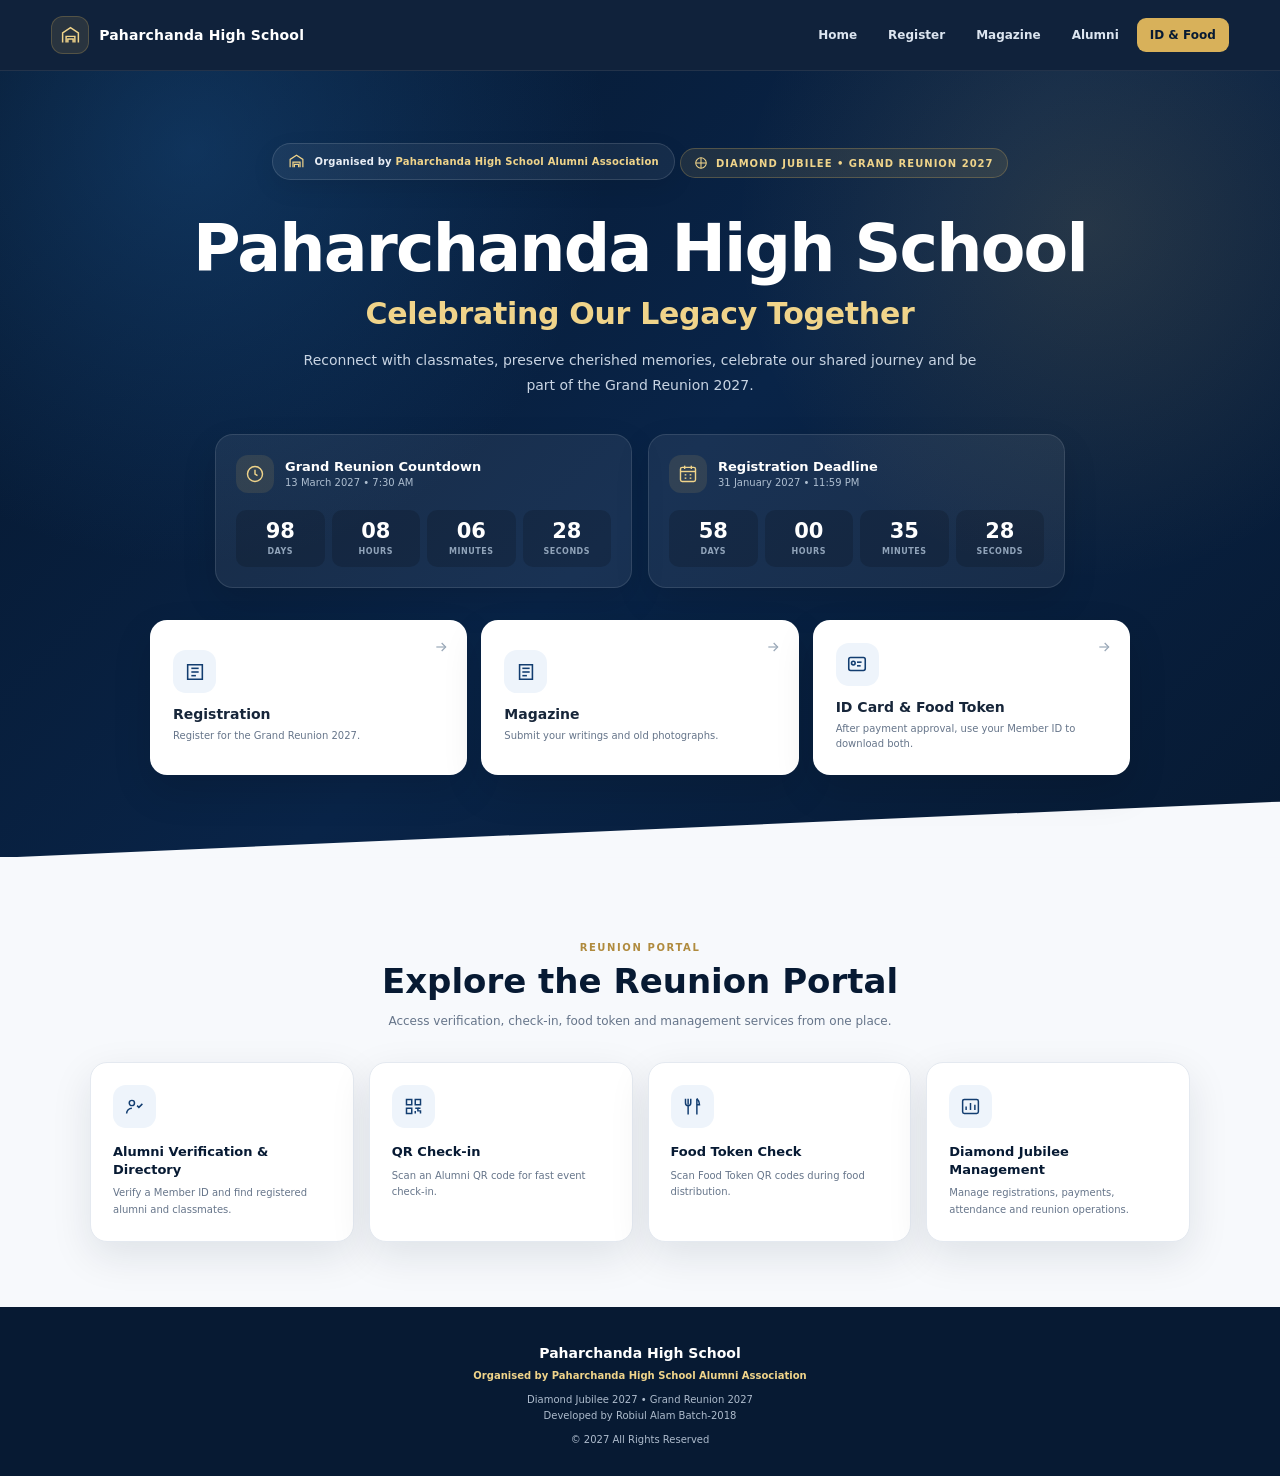
<file: index.html>
<!DOCTYPE html><html lang="en">
<head>
<meta charset="UTF-8">
<meta name="viewport" content="width=device-width, initial-scale=1.0"><title>
    Paharchanda High School | Diamond Jubilee 2027
</title><style>
/* =========================================================
   PAHARCHANDA HIGH SCHOOL
   HOME PAGE
   Diamond Jubilee • Grand Reunion 2027
========================================================= */

:root{
    --navy:#071A33;
    --navy-2:#0B2547;
    --blue:#123D70;
    --blue-light:#1D5A98;
    --gold:#D8B15A;
    --gold-light:#F0D48A;
    --white:#FFFFFF;
    --text:#17263A;
    --muted:#66758A;
    --soft:#F5F7FA;
    --border:#E4E9F0;
    --shadow:0 14px 40px rgba(7,26,51,.10);
}

*{
    box-sizing:border-box;
    margin:0;
    padding:0;
}

html{
    scroll-behavior:smooth;
}

body{
    font-family:
        Inter,
        system-ui,
        -apple-system,
        BlinkMacSystemFont,
        "Segoe UI",
        sans-serif;
    background:#F7F9FC;
    color:var(--text);
}

a{
    text-decoration:none;
    color:inherit;
}

button,
a{
    -webkit-tap-highlight-color:transparent;
}

/* =========================================================
   PAGE WRAPPER
========================================================= */

.home-page{
    min-height:100vh;
    overflow:hidden;
}

/* =========================================================
   NAVBAR
========================================================= */

.home-page .navbar{
    position:sticky;
    top:0;
    z-index:1000;
    background:rgba(7,26,51,.96);
    backdrop-filter:blur(14px);
    border-bottom:1px solid rgba(255,255,255,.08);
}

.home-page .nav-container{
    width:min(1180px,92%);
    margin:auto;
    min-height:70px;
    display:flex;
    align-items:center;
    justify-content:space-between;
    gap:20px;
}

.home-page .nav-logo{
    display:flex;
    align-items:center;
    gap:10px;
    color:#fff;
    font-size:14px;
    font-weight:800;
    letter-spacing:.15px;
}

.home-page .nav-logo-mark{
    width:38px;
    height:38px;
    border-radius:12px;
    display:grid;
    place-items:center;
    color:var(--gold-light);
    background:rgba(216,177,90,.12);
    border:1px solid rgba(216,177,90,.25);
}

.home-page .nav-logo-mark svg{
    width:21px;
    height:21px;
}

.home-page .nav-menu{
    display:flex;
    align-items:center;
    gap:5px;
}

.home-page .nav-menu a{
    color:#DCE5F0;
    padding:10px 13px;
    border-radius:9px;
    font-size:12px;
    font-weight:700;
    transition:.2s ease;
}

.home-page .nav-menu a:hover{
    background:rgba(255,255,255,.08);
    color:#fff;
}

.home-page .nav-menu .nav-highlight{
    color:var(--navy);
    background:var(--gold);
}

.home-page .nav-menu .nav-highlight:hover{
    background:var(--gold-light);
    color:var(--navy);
}

/* =========================================================
   HERO
========================================================= */

.home-page .hero{
    position:relative;
    background:
        radial-gradient(
            circle at 15% 10%,
            rgba(29,90,152,.40),
            transparent 32%
        ),
        radial-gradient(
            circle at 85% 20%,
            rgba(216,177,90,.14),
            transparent 28%
        ),
        linear-gradient(
            135deg,
            #06172D 0%,
            #092448 52%,
            #071A33 100%
        );
    color:#fff;
    padding:72px 0 82px;
}

.home-page .hero::after{
    content:"";
    position:absolute;
    left:0;
    right:0;
    bottom:-1px;
    height:70px;
    background:#F7F9FC;
    clip-path:polygon(0 100%,100% 20%,100% 100%);
}

.home-page .hero-inner{
    position:relative;
    z-index:2;
    width:min(1120px,92%);
    margin:auto;
    text-align:center;
}

/* =========================================================
   ORGANIZER
========================================================= */

.home-page .organizer-badge{
    display:inline-flex;
    align-items:center;
    justify-content:center;
    gap:9px;
    max-width:100%;
    margin-bottom:15px;
    padding:9px 15px;
    border-radius:999px;
    color:#E9EEF5;
    background:rgba(255,255,255,.055);
    border:1px solid rgba(255,255,255,.13);
    box-shadow:0 8px 24px rgba(0,0,0,.08);
    font-size:10px;
    line-height:1.4;
    font-weight:600;
    letter-spacing:.2px;
}

.home-page .organizer-badge svg{
    width:17px;
    height:17px;
    flex:0 0 17px;
    color:var(--gold-light);
}

.home-page .organizer-badge strong{
    color:var(--gold-light);
    font-weight:800;
}

/* =========================================================
   EVENT LABEL
========================================================= */

.home-page .event-label{
    display:inline-flex;
    align-items:center;
    gap:8px;
    padding:7px 13px;
    border-radius:999px;
    background:rgba(216,177,90,.11);
    border:1px solid rgba(216,177,90,.28);
    color:var(--gold-light);
    font-size:10px;
    font-weight:800;
    letter-spacing:1px;
    text-transform:uppercase;
}

.home-page .event-label svg{
    width:14px;
    height:14px;
}

.home-page .hero h1{
    margin-top:20px;
    font-size:clamp(32px,6vw,65px);
    line-height:1.05;
    font-weight:900;
    letter-spacing:-1.8px;
}

.home-page .hero h2{
    margin-top:13px;
    color:var(--gold-light);
    font-size:clamp(19px,3vw,30px);
    font-weight:800;
    letter-spacing:-.3px;
}

.home-page .hero-subtitle{
    max-width:690px;
    margin:17px auto 0;
    color:#C8D4E3;
    font-size:14px;
    line-height:1.8;
}

/* =========================================================
   COUNTDOWN
========================================================= */

.home-page .countdown-grid{
    width:min(850px,100%);
    margin:35px auto 0;
    display:grid;
    grid-template-columns:repeat(2,1fr);
    gap:16px;
}

.home-page .countdown-card{
    padding:20px;
    text-align:left;
    border-radius:18px;
    background:rgba(255,255,255,.065);
    border:1px solid rgba(255,255,255,.11);
    box-shadow:0 14px 35px rgba(0,0,0,.12);
}

.home-page .countdown-top{
    display:flex;
    align-items:center;
    gap:11px;
}

.home-page .countdown-icon{
    width:38px;
    height:38px;
    border-radius:12px;
    display:grid;
    place-items:center;
    flex:0 0 38px;
    color:var(--gold-light);
    background:rgba(216,177,90,.12);
}

.home-page .countdown-icon svg{
    width:20px;
    height:20px;
}

.home-page .countdown-card h3{
    font-size:13px;
    font-weight:800;
    color:#fff;
}

.home-page .countdown-card .date{
    margin-top:3px;
    color:#AEBED0;
    font-size:10px;
}

.home-page .countdown-values{
    margin-top:17px;
    display:grid;
    grid-template-columns:repeat(4,1fr);
    gap:7px;
}

.home-page .time-box{
    padding:11px 5px;
    text-align:center;
    border-radius:10px;
    background:rgba(0,0,0,.16);
}

.home-page .time-box strong{
    display:block;
    color:#fff;
    font-size:21px;
    line-height:1;
    font-weight:900;
}

.home-page .time-box span{
    display:block;
    margin-top:5px;
    color:#91A4BA;
    font-size:8px;
    font-weight:700;
    text-transform:uppercase;
    letter-spacing:.5px;
}

/* =========================================================
   MAIN ACTIONS
========================================================= */

.home-page .main-actions{
    width:min(980px,100%);
    margin:32px auto 0;
    display:grid;
    grid-template-columns:repeat(3,1fr);
    gap:14px;
}

.home-page .main-action{
    position:relative;
    min-height:142px;
    display:flex;
    flex-direction:column;
    align-items:flex-start;
    justify-content:center;
    text-align:left;
    padding:22px;
    border-radius:17px;
    background:#fff;
    color:var(--text);
    border:1px solid rgba(255,255,255,.12);
    box-shadow:0 16px 38px rgba(0,0,0,.13);
    transition:.22s ease;
}

.home-page .main-action:hover{
    transform:translateY(-4px);
    box-shadow:0 20px 45px rgba(0,0,0,.18);
}

.home-page .action-icon{
    width:43px;
    height:43px;
    border-radius:13px;
    display:grid;
    place-items:center;
    margin-bottom:13px;
    color:var(--blue);
    background:#EEF4FB;
}

.home-page .action-icon svg{
    width:22px;
    height:22px;
}

.home-page .main-action h3{
    font-size:14px;
    font-weight:900;
}

.home-page .main-action p{
    margin-top:6px;
    color:var(--muted);
    font-size:10px;
    line-height:1.55;
}

.home-page .action-arrow{
    position:absolute;
    right:17px;
    top:18px;
    color:#9AA8B8;
}

.home-page .action-arrow svg{
    width:16px;
    height:16px;
}

/* =========================================================
   SECTION
========================================================= */

.home-page .portal-section{
    width:min(1100px,92%);
    margin:0 auto;
    padding:85px 0 65px;
}

.home-page .section-heading{
    text-align:center;
    margin-bottom:31px;
}

.home-page .section-heading .eyebrow{
    color:#B08B3E;
    font-size:10px;
    font-weight:900;
    letter-spacing:1.6px;
}

.home-page .section-heading h2{
    margin-top:8px;
    color:var(--navy);
    font-size:clamp(24px,4vw,34px);
    font-weight:900;
}

.home-page .section-heading p{
    max-width:620px;
    margin:10px auto 0;
    color:var(--muted);
    font-size:12px;
    line-height:1.7;
}

/* =========================================================
   SERVICE GRID
========================================================= */

.home-page .service-grid{
    display:grid;
    grid-template-columns:repeat(4,1fr);
    gap:15px;
}

.home-page .service-card{
    display:block;
    min-height:180px;
    padding:22px;
    background:#fff;
    border:1px solid var(--border);
    border-radius:17px;
    box-shadow:var(--shadow);
    transition:.22s ease;
}

.home-page .service-card:hover{
    transform:translateY(-4px);
    border-color:#CFD8E5;
    box-shadow:0 18px 42px rgba(7,26,51,.14);
}

.home-page .service-icon{
    width:43px;
    height:43px;
    border-radius:13px;
    display:grid;
    place-items:center;
    color:var(--blue);
    background:#EEF4FB;
    margin-bottom:15px;
}

.home-page .service-icon svg{
    width:21px;
    height:21px;
}

.home-page .service-card h3{
    color:var(--navy);
    font-size:13px;
    line-height:1.35;
    font-weight:900;
}

.home-page .service-card p{
    margin-top:7px;
    color:var(--muted);
    font-size:10px;
    line-height:1.65;
}

/* =========================================================
   FOOTER
========================================================= */

.home-page footer{
    padding:38px 20px 28px;
    text-align:center;
    color:#AEBCCD;
    background:var(--navy);
}

.home-page footer h3{
    color:#fff;
    font-size:14px;
    font-weight:900;
}

.home-page footer .footer-organizer{
    margin-top:7px;
    color:var(--gold-light);
    font-size:10px;
    font-weight:700;
}

.home-page footer p{
    margin-top:8px;
    font-size:10px;
    line-height:1.6;
}

/* =========================================================
   RESPONSIVE
========================================================= */

@media(max-width:900px){

    .home-page .service-grid{
        grid-template-columns:repeat(2,1fr);
    }

    .home-page .main-actions{
        grid-template-columns:1fr;
    }

    .home-page .main-action{
        min-height:120px;
    }

}

@media(max-width:700px){

    .home-page .nav-container{
        min-height:62px;
    }

    .home-page .nav-logo span{
        display:none;
    }

    .home-page .nav-logo-mark{
        width:35px;
        height:35px;
    }

    .home-page .nav-menu{
        gap:2px;
        overflow-x:auto;
        scrollbar-width:none;
    }

    .home-page .nav-menu::-webkit-scrollbar{
        display:none;
    }

    .home-page .nav-menu a{
        padding:8px 8px;
        font-size:10px;
        white-space:nowrap;
    }

    .home-page .hero{
        padding:52px 0 72px;
    }

    .home-page .hero h1{
        letter-spacing:-1px;
    }

    .home-page .organizer-badge{
        max-width:94%;
        font-size:9px;
        padding:8px 11px;
    }

    .home-page .organizer-badge svg{
        width:15px;
        height:15px;
        flex-basis:15px;
    }

    .home-page .countdown-grid{
        grid-template-columns:1fr;
    }

    .home-page .portal-section{
        padding-top:65px;
    }

}

@media(max-width:480px){

    .home-page .hero-subtitle{
        font-size:12px;
        line-height:1.7;
    }

    .home-page .countdown-card{
        padding:16px;
    }

    .home-page .countdown-values{
        gap:5px;
    }

    .home-page .time-box{
        padding:9px 3px;
    }

    .home-page .time-box strong{
        font-size:18px;
    }

    .home-page .service-grid{
        grid-template-columns:1fr;
    }

}
</style></head><body><div class="home-page"><!-- =====================================================
     NAVBAR
===================================================== --><nav class="navbar"><div class="nav-container">

    <a href="index.html" class="nav-logo">

        <span class="nav-logo-mark">

            <svg viewBox="0 0 24 24"
                 fill="none"
                 stroke="currentColor"
                 stroke-width="1.7">
                <path d="M3 20V9l9-6 9 6v11"/>
                <path d="M7 20v-7h10v7"/>
                <path d="M9 20v-4h6v4"/>
            </svg>

        </span>

        <span>
            Paharchanda High School
        </span>

    </a>


    <div class="nav-menu">

        <a href="index.html">
            Home
        </a>

        <a href="registered.html">
            Register
        </a>

        <a href="magazine.html">
            Magazine
        </a>

        <a href="verify.html">
            Alumni
        </a>

        <a
            href="id-card.html"
            class="nav-highlight"
        >
            ID & Food
        </a>

    </div>

</div>

</nav><!-- =====================================================
     HERO
===================================================== --><header class="hero"><div class="hero-inner">

    <!-- ORGANIZER -->

    <div class="organizer-badge">

        <svg viewBox="0 0 24 24"
             fill="none"
             stroke="currentColor"
             stroke-width="1.7">

            <path d="M3 20V9l9-6 9 6v11"/>
            <path d="M7 20v-7h10v7"/>
            <path d="M9 20v-4h6v4"/>

        </svg>

        <span>
            Organised by
            <strong>
                Paharchanda High School Alumni Association
            </strong>
        </span>

    </div>


    <!-- EVENT LABEL -->

    <div class="event-label">

        <svg viewBox="0 0 24 24"
             fill="none"
             stroke="currentColor"
             stroke-width="1.8">

            <path d="M12 3v18"/>
            <path d="M3 12h18"/>
            <circle cx="12" cy="12" r="9"/>

        </svg>

        Diamond Jubilee • Grand Reunion 2027

    </div>


    <h1>
        Paharchanda High School
    </h1>

    <h2>
        Celebrating Our Legacy Together
    </h2>

    <p class="hero-subtitle">
        Reconnect with classmates, preserve cherished memories,
        celebrate our shared journey and be part of the
        Grand Reunion 2027.
    </p>


    <!-- =================================================
         COUNTDOWNS
    ================================================== -->

    <div class="countdown-grid">


        <!-- EVENT COUNTDOWN -->

        <div class="countdown-card">

            <div class="countdown-top">

                <div class="countdown-icon">

                    <svg viewBox="0 0 24 24"
                         fill="none"
                         stroke="currentColor"
                         stroke-width="1.7">

                        <circle cx="12" cy="12" r="9"/>
                        <path d="M12 7v5l3 2"/>

                    </svg>

                </div>

                <div>

                    <h3>
                        Grand Reunion Countdown
                    </h3>

                    <div class="date">
                        13 March 2027 • 7:30 AM
                    </div>

                </div>

            </div>


            <div class="countdown-values">

                <div class="time-box">
                    <strong id="eventDays">00</strong>
                    <span>Days</span>
                </div>

                <div class="time-box">
                    <strong id="eventHours">00</strong>
                    <span>Hours</span>
                </div>

                <div class="time-box">
                    <strong id="eventMinutes">00</strong>
                    <span>Minutes</span>
                </div>

                <div class="time-box">
                    <strong id="eventSeconds">00</strong>
                    <span>Seconds</span>
                </div>

            </div>

        </div>


        <!-- REGISTRATION COUNTDOWN -->

        <div class="countdown-card">

            <div class="countdown-top">

                <div class="countdown-icon">

                    <svg viewBox="0 0 24 24"
                         fill="none"
                         stroke="currentColor"
                         stroke-width="1.7">

                        <rect
                            x="3"
                            y="4"
                            width="18"
                            height="17"
                            rx="2"
                        />

                        <path d="M8 2v4"/>
                        <path d="M16 2v4"/>
                        <path d="M3 9h18"/>

                        <path d="M8 13h2"/>
                        <path d="M14 13h2"/>
                        <path d="M8 17h2"/>
                        <path d="M14 17h2"/>

                    </svg>

                </div>

                <div>

                    <h3>
                        Registration Deadline
                    </h3>

                    <div class="date">
                        31 January 2027 • 11:59 PM
                    </div>

                </div>

            </div>


            <div class="countdown-values">

                <div class="time-box">
                    <strong id="regDays">00</strong>
                    <span>Days</span>
                </div>

                <div class="time-box">
                    <strong id="regHours">00</strong>
                    <span>Hours</span>
                </div>

                <div class="time-box">
                    <strong id="regMinutes">00</strong>
                    <span>Minutes</span>
                </div>

                <div class="time-box">
                    <strong id="regSeconds">00</strong>
                    <span>Seconds</span>
                </div>

            </div>

        </div>

    </div>


    <!-- =================================================
         MAIN ACTIONS
    ================================================== -->

    <div class="main-actions">


        <!-- REGISTRATION -->

        <a
            href="registered.html"
            class="main-action"
        >

            <div class="action-icon">

                <svg viewBox="0 0 24 24"
                     fill="none"
                     stroke="currentColor"
                     stroke-width="1.7">

                    <path d="M4 4h16v16H4z"/>
                    <path d="M8 8h8"/>
                    <path d="M8 12h8"/>
                    <path d="M8 16h5"/>

                </svg>

            </div>

            <h3>
                Registration
            </h3>

            <p>
                Register for the Grand Reunion 2027.
            </p>

            <span class="action-arrow">

                <svg viewBox="0 0 24 24"
                     fill="none"
                     stroke="currentColor"
                     stroke-width="1.8">

                    <path d="M5 12h14"/>
                    <path d="m13 6 6 6-6 6"/>

                </svg>

            </span>

        </a>


        <!-- MAGAZINE -->

        <a
            href="magazine.html"
            class="main-action"
        >

            <div class="action-icon">

                <svg viewBox="0 0 24 24"
                     fill="none"
                     stroke="currentColor"
                     stroke-width="1.7">

                    <path d="M5 4h14v16H5z"/>
                    <path d="M8 8h8"/>
                    <path d="M8 12h8"/>
                    <path d="M8 16h5"/>

                </svg>

            </div>

            <h3>
                Magazine
            </h3>

            <p>
                Submit your writings and old photographs.
            </p>

            <span class="action-arrow">

                <svg viewBox="0 0 24 24"
                     fill="none"
                     stroke="currentColor"
                     stroke-width="1.8">

                    <path d="M5 12h14"/>
                    <path d="m13 6 6 6-6 6"/>

                </svg>

            </span>

        </a>


        <!-- ID + FOOD -->

        <a
            href="id-card.html"
            class="main-action"
        >

            <div class="action-icon">

                <svg viewBox="0 0 24 24"
                     fill="none"
                     stroke="currentColor"
                     stroke-width="1.7">

                    <rect
                        x="3"
                        y="5"
                        width="18"
                        height="14"
                        rx="2"
                    />

                    <circle cx="8" cy="11" r="2"/>

                    <path d="M12 10h5"/>
                    <path d="M12 14h4"/>

                </svg>

            </div>

            <h3>
                ID Card & Food Token
            </h3>

            <p>
                After payment approval, use your
                Member ID to download both.
            </p>

            <span class="action-arrow">

                <svg viewBox="0 0 24 24"
                     fill="none"
                     stroke="currentColor"
                     stroke-width="1.8">

                    <path d="M5 12h14"/>
                    <path d="m13 6 6 6-6 6"/>

                </svg>

            </span>

        </a>

    </div>

</div>

</header><!-- =====================================================
     REUNION PORTAL
===================================================== --><section class="portal-section"><div class="section-heading">

    <div class="eyebrow">
        REUNION PORTAL
    </div>

    <h2>
        Explore the Reunion Portal
    </h2>

    <p>
        Access verification, check-in, food token
        and management services from one place.
    </p>

</div>


<div class="service-grid">


    <!-- ALUMNI -->

    <a
        href="verify.html"
        class="service-card"
    >

        <div class="service-icon">

            <svg viewBox="0 0 24 24"
                 fill="none"
                 stroke="currentColor"
                 stroke-width="1.7">

                <circle cx="9" cy="8" r="3"/>
                <path d="M3 20c0-3.3 2.7-6 6-6"/>
                <path d="M15 11l2 2 4-4"/>

            </svg>

        </div>

        <h3>
            Alumni Verification & Directory
        </h3>

        <p>
            Verify a Member ID and find registered
            alumni and classmates.
        </p>

    </a>


    <!-- QR CHECK-IN -->

    <a
        href="qr-check.html"
        class="service-card"
    >

        <div class="service-icon">

            <svg viewBox="0 0 24 24"
                 fill="none"
                 stroke="currentColor"
                 stroke-width="1.7">

                <rect x="4" y="4" width="6" height="6"/>
                <rect x="14" y="4" width="6" height="6"/>
                <rect x="4" y="14" width="6" height="6"/>
                <path d="M14 14h3v3h3v3"/>
                <path d="M14 20v-3"/>
                <path d="M17 14h3"/>

            </svg>

        </div>

        <h3>
            QR Check-in
        </h3>

        <p>
            Scan an Alumni QR code for fast
            event check-in.
        </p>

    </a>


    <!-- FOOD TOKEN -->

    <a
        href="food-scanner.html"
        class="service-card"
    >

        <div class="service-icon">

            <svg viewBox="0 0 24 24"
                 fill="none"
                 stroke="currentColor"
                 stroke-width="1.7">

                <path d="M7 3v7"/>
                <path d="M4 3v5a3 3 0 0 0 6 0V3"/>
                <path d="M7 11v10"/>
                <path d="M17 3v18"/>
                <path d="M17 3c2 2 3 4 3 7h-3"/>

            </svg>

        </div>

        <h3>
            Food Token Check
        </h3>

        <p>
            Scan Food Token QR codes during
            food distribution.
        </p>

    </a>


    <!-- MANAGEMENT -->

    <a
        href="admin-login.html"
        class="service-card"
    >

        <div class="service-icon">

            <svg viewBox="0 0 24 24"
                 fill="none"
                 stroke="currentColor"
                 stroke-width="1.7">

                <rect x="3" y="4" width="18" height="16" rx="2"/>
                <path d="M7 16v-4"/>
                <path d="M12 16V8"/>
                <path d="M17 16v-6"/>

            </svg>

        </div>

        <h3>
            Diamond Jubilee Management
        </h3>

        <p>
            Manage registrations, payments,
            attendance and reunion operations.
        </p>

    </a>

</div>

</section><!-- =====================================================
     FOOTER
===================================================== --><footer><h3>
    Paharchanda High School
</h3>

<p class="footer-organizer">
    Organised by Paharchanda High School Alumni Association
</p>

<p>
    Diamond Jubilee 2027 • Grand Reunion 2027
    <br>
    Developed by Robiul Alam Batch-2018
</p>

<p>
    © 2027 All Rights Reserved
</p>

</footer></div><!-- =====================================================
     JAVASCRIPT
===================================================== --><script src="index.js"></script></body>
</html>
</file>
